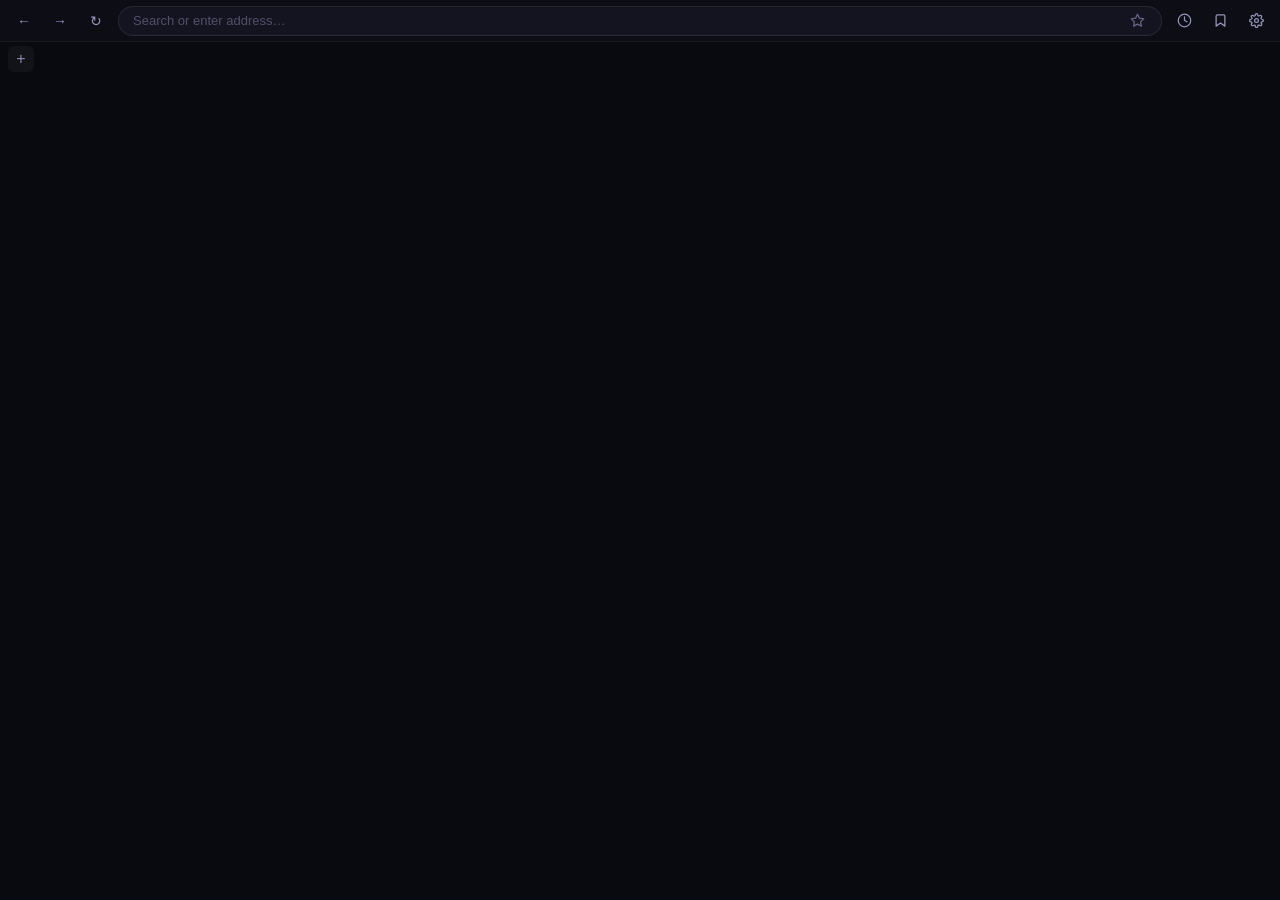
<file: src/index.html>
<!DOCTYPE html>
<html>
<head>
  <meta charset="UTF-8" />
  <link rel="stylesheet" href="styles.css" />
</head>
<body>
  <div id="toolbar">
    <!-- Row 1: Nav + URL bar -->
    <div id="navbar">
      <button class="nav-btn" id="back" title="Back">&#8592;</button>
      <button class="nav-btn" id="forward" title="Forward">&#8594;</button>
      <button class="nav-btn" id="reload-btn" title="Reload">&#8635;</button>
      <div id="urlbar-container">
        <input id="urlbar" type="text" placeholder="Search or enter address…" autocomplete="off" spellcheck="false" />
        <button id="star-btn" title="Bookmark page (Ctrl+D)">
          <svg width="15" height="15" viewBox="0 0 24 24" fill="none" stroke="currentColor" stroke-width="2" stroke-linecap="round" stroke-linejoin="round"><polygon points="12 2 15.09 8.26 22 9.27 17 14.14 18.18 21.02 12 17.77 5.82 21.02 7 14.14 2 9.27 8.91 8.26 12 2"></polygon></svg>
        </button>
      </div>
      <button class="nav-btn" id="history-btn" title="History (Ctrl+H)">
        <svg width="15" height="15" viewBox="0 0 24 24" fill="none" stroke="currentColor" stroke-width="2" stroke-linecap="round" stroke-linejoin="round"><circle cx="12" cy="12" r="10"></circle><polyline points="12 6 12 12 16 14"></polyline></svg>
      </button>
      <button class="nav-btn" id="bookmarks-btn" title="Bookmarks">
        <svg width="15" height="15" viewBox="0 0 24 24" fill="none" stroke="currentColor" stroke-width="2" stroke-linecap="round" stroke-linejoin="round"><path d="M19 21l-7-5-7 5V5a2 2 0 0 1 2-2h10a2 2 0 0 1 2 2z"></path></svg>
      </button>
      <button class="nav-btn" id="settings-btn" title="Settings">
        <svg width="15" height="15" viewBox="0 0 24 24" fill="none" stroke="currentColor" stroke-width="2" stroke-linecap="round" stroke-linejoin="round"><circle cx="12" cy="12" r="3"></circle><path d="M19.4 15a1.65 1.65 0 0 0 .33 1.82l.06.06a2 2 0 0 1 0 2.83 2 2 0 0 1-2.83 0l-.06-.06a1.65 1.65 0 0 0-1.82-.33 1.65 1.65 0 0 0-1 1.51V21a2 2 0 0 1-2 2 2 2 0 0 1-2-2v-.09A1.65 1.65 0 0 0 9 19.4a1.65 1.65 0 0 0-1.82.33l-.06.06a2 2 0 0 1-2.83 0 2 2 0 0 1 0-2.83l.06-.06a1.65 1.65 0 0 0 .33-1.82 1.65 1.65 0 0 0-1.51-1H3a2 2 0 0 1-2-2 2 2 0 0 1 2-2h.09A1.65 1.65 0 0 0 4.6 9a1.65 1.65 0 0 0-.33-1.82l-.06-.06a2 2 0 0 1 0-2.83 2 2 0 0 1 2.83 0l.06.06a1.65 1.65 0 0 0 1.82.33H9a1.65 1.65 0 0 0 1-1.51V3a2 2 0 0 1 2-2 2 2 0 0 1 2 2v.09a1.65 1.65 0 0 0 1 1.51 1.65 1.65 0 0 0 1.82-.33l.06-.06a2 2 0 0 1 2.83 0 2 2 0 0 1 0 2.83l-.06.06a1.65 1.65 0 0 0-.33 1.82V9a1.65 1.65 0 0 0 1.51 1H21a2 2 0 0 1 2 2 2 2 0 0 1-2 2h-.09a1.65 1.65 0 0 0-1.51 1z"></path></svg>
      </button>
    </div>
    <!-- Row 2: Tab strip -->
    <div id="tabbar">
      <button id="new-tab-btn" title="New Tab (Ctrl+T)">+</button>
    </div>
  </div>

  <script>
    const { invoke } = window.__TAURI__.core;
    const { listen } = window.__TAURI__.event;

    const tabbar       = document.getElementById('tabbar');
    const newTabBtn    = document.getElementById('new-tab-btn');
    const urlbar       = document.getElementById('urlbar');
    const backBtn      = document.getElementById('back');
    const fwdBtn       = document.getElementById('forward');
    const reloadBtn    = document.getElementById('reload-btn');
    const starBtn      = document.getElementById('star-btn');
    const historyBtn   = document.getElementById('history-btn');
    const bookmarksBtn = document.getElementById('bookmarks-btn');
    const settingsBtn  = document.getElementById('settings-btn');

    let currentTabs     = [];
    let currentActiveId = null;

    function formatTabTitle(tab) {
      if (tab.title && !tab.title.startsWith('Tab ')) return tab.title;
      if (tab.url && tab.url.includes('newtab.html')) return 'new tab';
      try {
        const u = new URL(tab.url);
        return u.hostname.replace(/^www\./, '');
      } catch (e) {
        return tab.url || 'new tab';
      }
    }

    function renderTabs() {
      tabbar.querySelectorAll('.tab').forEach(t => t.remove());
      currentTabs.forEach(tab => {
        const el = document.createElement('div');
        el.className = `tab${tab.id === currentActiveId ? ' active' : ''}`;

        const title = document.createElement('span');
        title.className = 'tab-title';
        title.textContent = formatTabTitle(tab);
        el.appendChild(title);

        const close = document.createElement('span');
        close.className = 'tab-close';
        close.textContent = '×';
        close.addEventListener('click', e => {
          e.stopPropagation();
          invoke('close_tab', { tabId: tab.id }).catch(console.error);
        });
        el.appendChild(close);

        el.addEventListener('click', () => {
          if (tab.id !== currentActiveId)
            invoke('switch_tab', { tabId: tab.id }).catch(console.error);
        });

        tabbar.insertBefore(el, newTabBtn);
      });
    }

    // Nav buttons
    backBtn.addEventListener('click',   () => invoke('go_back').catch(console.error));
    fwdBtn.addEventListener('click',    () => invoke('go_forward').catch(console.error));
    reloadBtn.addEventListener('click', () => invoke('reload').catch(console.error));

    starBtn.addEventListener('click', () => {
      invoke('toggle_bookmark_active_tab')
        .then(isBookmarked => {
          starBtn.classList.toggle('bookmarked', !!isBookmarked);
        })
        .catch(console.error);
    });

    historyBtn.addEventListener('click', () => invoke('create_tab', { url: 'history.html' }).catch(console.error));
    bookmarksBtn.addEventListener('click', () => invoke('create_tab', { url: 'bookmarks.html' }).catch(console.error));
    settingsBtn.addEventListener('click', () => invoke('create_tab', { url: 'settings.html' }).catch(console.error));

    function checkBookmarkState(url) {
      if (!url || url.includes('newtab.html') || url.includes('history.html') || url.includes('bookmarks.html') || url.includes('settings.html')) {
        starBtn.classList.remove('bookmarked');
        return;
      }
      invoke('is_bookmarked', { url })
        .then(isBookmarked => {
          starBtn.classList.toggle('bookmarked', !!isBookmarked);
        })
        .catch(() => starBtn.classList.remove('bookmarked'));
    }

    // URL bar navigation
    urlbar.addEventListener('keydown', e => {
      if (e.key === 'Enter') {
        const input = urlbar.value.trim();
        if (input) invoke('navigate', { url: input }).catch(console.error);
      }
      if (e.key === 'Escape') urlbar.blur();
    });

    // New tab
    newTabBtn.addEventListener('click', () =>
      invoke('create_tab', { url: null }).catch(console.error));

    // Events from backend
    listen('tabs-changed', event => {
      currentTabs     = event.payload.tabs     || [];
      currentActiveId = event.payload.active_id || null;
      renderTabs();
    });

    listen('url-changed', event => {
      const url = event.payload || '';
      urlbar.value = (url.includes('newtab.html') || url.includes('history.html') || url.includes('bookmarks.html') || url.includes('settings.html')) ? '' : url;
      checkBookmarkState(url);
    });

    listen('toolbar-shown', () => {
      urlbar.focus();
      urlbar.select();
    });

    // Keyboard shortcuts
    window.addEventListener('keydown', e => {
      const ctrl = e.ctrlKey || e.metaKey;
      const shift = e.shiftKey;
      const alt = e.altKey;
      const k = e.key ? e.key.toLowerCase() : '';

      if (ctrl && !shift && k === 't') {
        e.preventDefault(); invoke('create_tab', { url: null }).catch(console.error);
      } else if (ctrl && shift && k === 't') {
        e.preventDefault(); invoke('reopen_closed_tab').catch(console.error);
      } else if (ctrl && !shift && k === 'd') {
        e.preventDefault(); invoke('toggle_bookmark_active_tab').catch(console.error);
      } else if (ctrl && !shift && k === 'h') {
        e.preventDefault(); invoke('create_tab', { url: 'history.html' }).catch(console.error);
      } else if ((ctrl && !shift && k === 'w') || (ctrl && e.key === 'F4')) {
        e.preventDefault(); invoke('close_active_tab').catch(console.error);
      } else if ((ctrl && shift && k === 'tab') || (ctrl && e.key === 'PageUp')) {
        e.preventDefault(); invoke('prev_tab').catch(console.error);
      } else if ((ctrl && !shift && k === 'tab') || (ctrl && e.key === 'PageDown')) {
        e.preventDefault(); invoke('next_tab').catch(console.error);
      } else if (ctrl && !shift && k >= '1' && k <= '8') {
        e.preventDefault(); invoke('switch_tab_by_index', { index: parseInt(k) - 1 }).catch(console.error);
      } else if (ctrl && !shift && k === '9') {
        e.preventDefault(); invoke('switch_tab_by_index', { index: 999 }).catch(console.error);
      } else if ((ctrl && !shift && (k === 'l' || k === 'b')) || (alt && k === 'd') || e.key === 'F6') {
        e.preventDefault(); urlbar.focus(); urlbar.select();
      } else if ((ctrl && k === 'r') || e.key === 'F5') {
        e.preventDefault(); invoke('reload').catch(console.error);
      } else if (alt && (k === 'arrowleft' || k === 'left')) {
        e.preventDefault(); invoke('go_back').catch(console.error);
      } else if (alt && (k === 'arrowright' || k === 'right')) {
        e.preventDefault(); invoke('go_forward').catch(console.error);
      } else if (e.key === 'F12' || (ctrl && shift && k === 'i')) {
        e.preventDefault(); invoke('toggle_devtools').catch(console.error);
      }
    });
  </script>
</body>
</html>
</file>
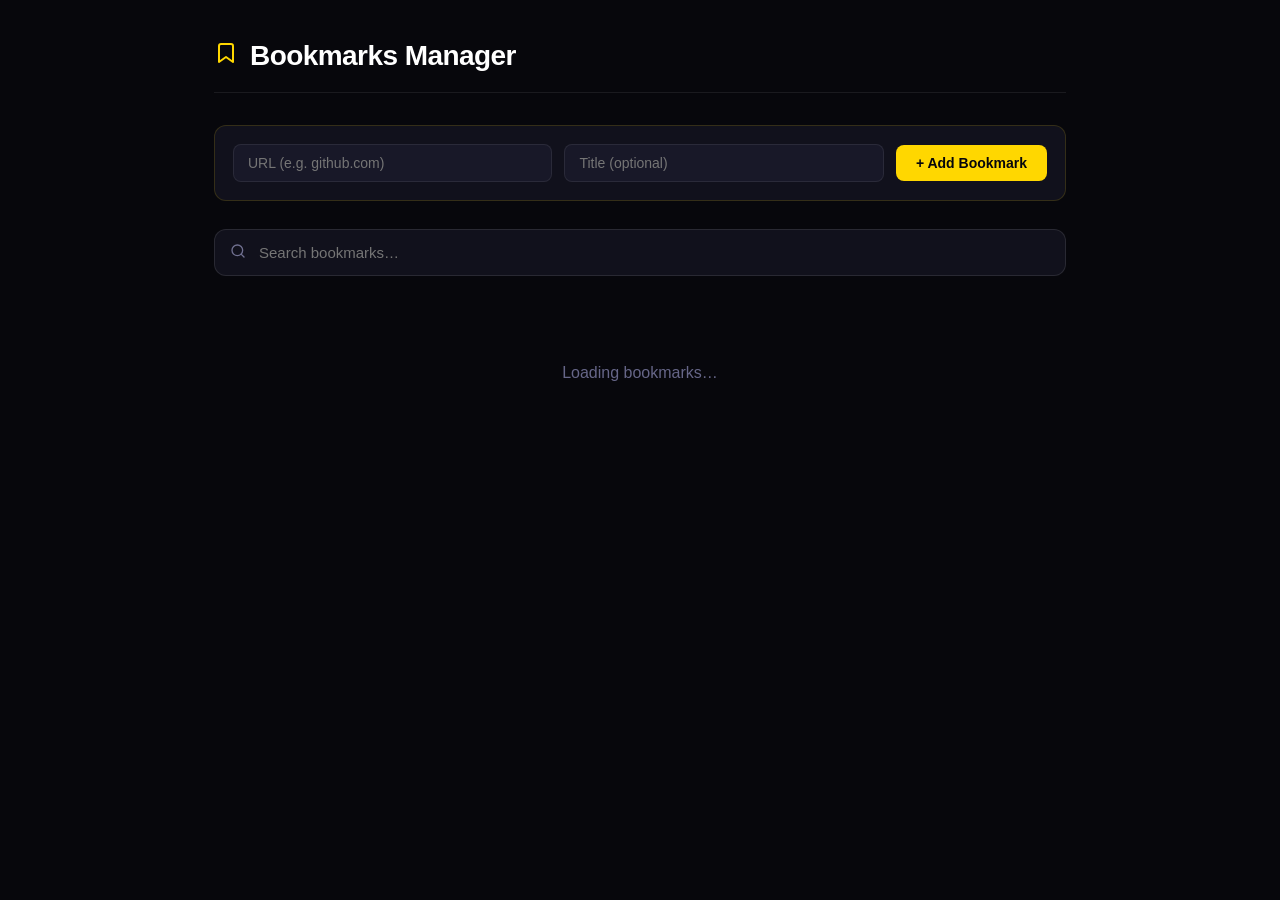
<file: src/bookmarks.html>
<!DOCTYPE html>
<html lang="en">
<head>
  <meta charset="UTF-8" />
  <title>Bookmarks Manager</title>
  <style>
    * {
      box-sizing: border-box;
    }
    body {
      margin: 0;
      padding: 0;
      height: 100vh;
      width: 100vw;
      background-color: #07070c;
      color: #e2e2f0;
      font-family: -apple-system, BlinkMacSystemFont, 'Segoe UI', Roboto, Oxygen, Ubuntu, Cantarell, sans-serif;
      display: flex;
      flex-direction: column;
      overflow-x: hidden;
      overflow-y: auto;
    }

    .container {
      max-width: 900px;
      margin: 0 auto;
      padding: 40px 24px;
      width: 100%;
    }

    .header {
      display: flex;
      align-items: center;
      justify-content: space-between;
      margin-bottom: 32px;
      border-bottom: 1px solid rgba(255, 255, 255, 0.08);
      padding-bottom: 20px;
    }

    .title-group {
      display: flex;
      align-items: center;
      gap: 12px;
    }

    .title-icon {
      font-size: 28px;
      color: #ffd700;
    }

    h1 {
      margin: 0;
      font-size: 28px;
      font-weight: 600;
      letter-spacing: -0.02em;
      color: #ffffff;
    }

    .add-box {
      background: #11111c;
      border: 1px solid rgba(255, 215, 0, 0.15);
      border-radius: 12px;
      padding: 18px;
      margin-bottom: 28px;
      display: flex;
      gap: 12px;
      align-items: center;
      flex-wrap: wrap;
    }

    .add-input {
      flex: 1;
      min-width: 200px;
      background: #181828;
      border: 1px solid rgba(255, 255, 255, 0.08);
      border-radius: 8px;
      padding: 10px 14px;
      color: #ffffff;
      font-size: 14px;
      outline: none;
    }

    .add-input:focus {
      border-color: #ffd700;
    }

    .add-btn {
      background: #ffd700;
      color: #07070c;
      border: none;
      border-radius: 8px;
      padding: 10px 20px;
      font-weight: 600;
      font-size: 14px;
      cursor: pointer;
      transition: all 0.2s ease;
    }

    .add-btn:hover {
      background: #ffe240;
      transform: translateY(-1px);
    }

    .search-box {
      margin-bottom: 28px;
      position: relative;
    }

    .search-input {
      width: 100%;
      background: #11111c;
      border: 1px solid rgba(255, 255, 255, 0.1);
      border-radius: 12px;
      padding: 14px 18px 14px 44px;
      color: #f0f0ff;
      font-size: 15px;
      outline: none;
      transition: all 0.2s ease;
    }

    .search-input:focus {
      border-color: #ffd700;
      box-shadow: 0 0 0 3px rgba(255, 215, 0, 0.12);
      background: #161625;
    }

    .search-icon {
      position: absolute;
      left: 16px;
      top: 50%;
      transform: translateY(-50%);
      color: #707090;
      font-size: 16px;
    }

    .bookmarks-grid {
      display: grid;
      grid-template-columns: repeat(auto-fill, minmax(260px, 1fr));
      gap: 16px;
    }

    .bookmark-card {
      background: #11111c;
      border: 1px solid rgba(255, 255, 255, 0.05);
      border-radius: 12px;
      padding: 18px;
      display: flex;
      flex-direction: column;
      justify-content: space-between;
      position: relative;
      transition: all 0.2s ease;
    }

    .bookmark-card:hover {
      border-color: rgba(255, 215, 0, 0.4);
      background: #161626;
      transform: translateY(-2px);
      box-shadow: 0 8px 24px rgba(0, 0, 0, 0.3);
    }

    .card-top {
      display: flex;
      align-items: flex-start;
      gap: 12px;
      margin-bottom: 12px;
    }

    .card-badge {
      width: 36px;
      height: 36px;
      border-radius: 8px;
      background: rgba(255, 215, 0, 0.1);
      color: #ffd700;
      display: flex;
      align-items: center;
      justify-content: center;
      font-weight: 700;
      font-size: 16px;
      flex-shrink: 0;
    }

    .card-details {
      flex: 1;
      min-width: 0;
    }

    .card-title {
      font-weight: 600;
      font-size: 15px;
      color: #ffffff;
      margin-bottom: 4px;
      white-space: nowrap;
      overflow: hidden;
      text-overflow: ellipsis;
      text-decoration: none;
      display: block;
    }

    .card-title:hover {
      color: #ffd700;
    }

    .card-url {
      font-size: 12px;
      color: #7878a0;
      white-space: nowrap;
      overflow: hidden;
      text-overflow: ellipsis;
      text-decoration: none;
      display: block;
    }

    .card-url:hover {
      text-decoration: underline;
    }

    .card-footer {
      display: flex;
      align-items: center;
      justify-content: space-between;
      border-top: 1px solid rgba(255, 255, 255, 0.04);
      padding-top: 12px;
      margin-top: 8px;
    }

    .card-date {
      font-size: 11px;
      color: #555577;
    }

    .delete-bm-btn {
      background: transparent;
      border: none;
      color: #555577;
      font-size: 16px;
      cursor: pointer;
      width: 26px;
      height: 26px;
      border-radius: 6px;
      display: flex;
      align-items: center;
      justify-content: center;
      transition: all 0.15s ease;
    }

    .delete-bm-btn:hover {
      background: rgba(255, 85, 85, 0.15);
      color: #ff5555;
    }

    .empty-state {
      grid-column: 1 / -1;
      text-align: center;
      padding: 60px 0;
      color: #666688;
    }

    .empty-icon {
      font-size: 48px;
      margin-bottom: 12px;
      opacity: 0.5;
    }
  </style>
</head>
<body>
  <div class="container">
    <div class="header">
      <div class="title-group">
        <span class="title-icon">
          <svg width="24" height="24" viewBox="0 0 24 24" fill="none" stroke="#ffd700" stroke-width="2" stroke-linecap="round" stroke-linejoin="round"><path d="M19 21l-7-5-7 5V5a2 2 0 0 1 2-2h10a2 2 0 0 1 2 2z"></path></svg>
        </span>
        <h1>Bookmarks Manager</h1>
      </div>
    </div>

    <form class="add-box" id="add-form">
      <input type="text" class="add-input" id="new-url" placeholder="URL (e.g. github.com)" required />
      <input type="text" class="add-input" id="new-title" placeholder="Title (optional)" />
      <button type="submit" class="add-btn">+ Add Bookmark</button>
    </form>

    <div class="search-box">
      <span class="search-icon">
        <svg width="16" height="16" viewBox="0 0 24 24" fill="none" stroke="currentColor" stroke-width="2" stroke-linecap="round" stroke-linejoin="round"><circle cx="11" cy="11" r="8"></circle><line x1="21" y1="21" x2="16.65" y2="16.65"></line></svg>
      </span>
      <input type="text" class="search-input" id="search-input" placeholder="Search bookmarks…" autocomplete="off" />
    </div>

    <div class="bookmarks-grid" id="bookmarks-grid">
      <div class="empty-state">Loading bookmarks…</div>
    </div>
  </div>

  <script>
    const { invoke } = window.__TAURI__.core;
    const grid = document.getElementById('bookmarks-grid');
    const searchInput = document.getElementById('search-input');
    const addForm = document.getElementById('add-form');
    const newUrl = document.getElementById('new-url');
    const newTitle = document.getElementById('new-title');

    let allBookmarks = [];

    function getDomainInitial(url) {
      try {
        const u = new URL(url.startsWith('http') ? url : 'https://' + url);
        return u.hostname.replace('www.', '')[0].toUpperCase();
      } catch (e) {
        return 'B';
      }
    }

    function formatDate(timestamp) {
      if (!timestamp) return '';
      const date = new Date(timestamp * 1000);
      return date.toLocaleDateString();
    }

    function renderBookmarks(items) {
      grid.innerHTML = '';
      if (!items || items.length === 0) {
        grid.innerHTML = `
          <div class="empty-state">
            <div class="empty-icon">
              <svg width="40" height="40" viewBox="0 0 24 24" fill="none" stroke="currentColor" stroke-width="1.5" stroke-linecap="round" stroke-linejoin="round"><polygon points="12 2 15.09 8.26 22 9.27 17 14.14 18.18 21.02 12 17.77 5.82 21.02 7 14.14 2 9.27 8.91 8.26 12 2"></polygon></svg>
            </div>
            <div>No bookmarks saved yet</div>
          </div>
        `;
        return;
      }

      items.forEach(item => {
        const card = document.createElement('div');
        card.className = 'bookmark-card';

        const top = document.createElement('div');
        top.className = 'card-top';

        const badge = document.createElement('div');
        badge.className = 'card-badge';
        badge.textContent = getDomainInitial(item.url);

        const details = document.createElement('div');
        details.className = 'card-details';

        const title = document.createElement('a');
        title.className = 'card-title';
        title.textContent = item.title || item.url;
        title.href = item.url;
        title.addEventListener('click', (e) => {
          e.preventDefault();
          invoke('navigate', { url: item.url });
        });

        const url = document.createElement('a');
        url.className = 'card-url';
        url.textContent = item.url;
        url.href = item.url;
        url.addEventListener('click', (e) => {
          e.preventDefault();
          invoke('navigate', { url: item.url });
        });

        details.appendChild(title);
        details.appendChild(url);

        top.appendChild(badge);
        top.appendChild(details);

        const footer = document.createElement('div');
        footer.className = 'card-footer';

        const date = document.createElement('span');
        date.className = 'card-date';
        date.textContent = formatDate(item.created_at);

        const delBtn = document.createElement('button');
        delBtn.className = 'delete-bm-btn';
        delBtn.textContent = '×';
        delBtn.title = 'Delete bookmark';
        delBtn.addEventListener('click', () => {
          invoke('remove_bookmark', { id: item.id })
            .then(() => loadBookmarks())
            .catch(console.error);
        });

        footer.appendChild(date);
        footer.appendChild(delBtn);

        card.appendChild(top);
        card.appendChild(footer);

        grid.appendChild(card);
      });
    }

    function loadBookmarks() {
      invoke('get_bookmarks')
        .then(entries => {
          allBookmarks = entries || [];
          filterBookmarks();
        })
        .catch(err => {
          console.error(err);
          grid.innerHTML = '<div class="empty-state">Failed to load bookmarks</div>';
        });
    }

    function filterBookmarks() {
      const q = searchInput.value.trim().toLowerCase();
      if (!q) {
        renderBookmarks(allBookmarks);
        return;
      }
      const filtered = allBookmarks.filter(item =>
        (item.title && item.title.toLowerCase().includes(q)) ||
        (item.url && item.url.toLowerCase().includes(q))
      );
      renderBookmarks(filtered);
    }

    addForm.addEventListener('submit', (e) => {
      e.preventDefault();
      const u = newUrl.value.trim();
      const t = newTitle.value.trim();
      if (u) {
        invoke('add_bookmark', { url: u, title: t, folder: null })
          .then(() => {
            newUrl.value = '';
            newTitle.value = '';
            loadBookmarks();
          })
          .catch(console.error);
      }
    });

    searchInput.addEventListener('input', filterBookmarks);

    window.addEventListener('DOMContentLoaded', loadBookmarks);
  </script>
</body>
</html>
</file>
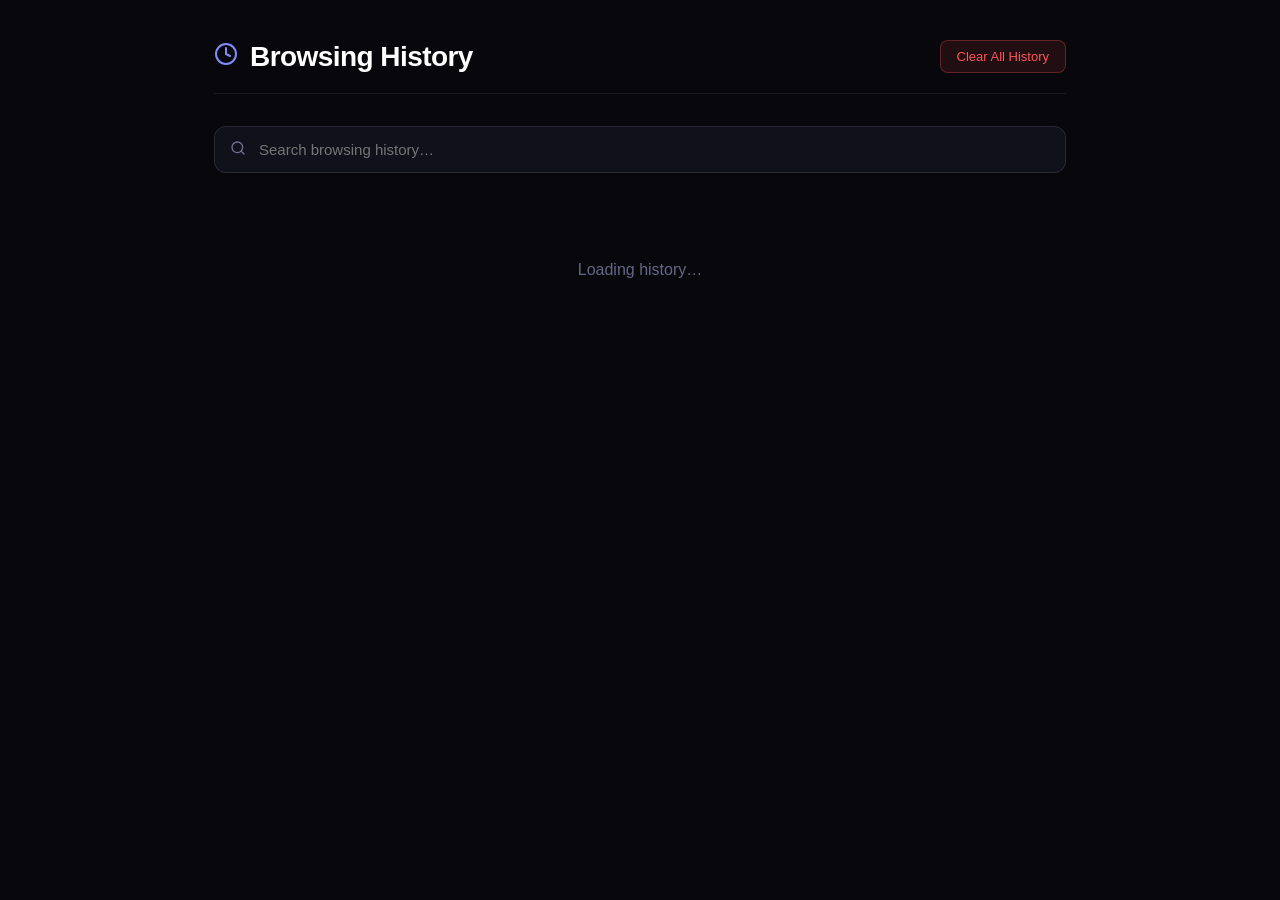
<file: src/history.html>
<!DOCTYPE html>
<html lang="en">
<head>
  <meta charset="UTF-8" />
  <title>Browsing History</title>
  <style>
    * {
      box-sizing: border-box;
    }
    body {
      margin: 0;
      padding: 0;
      height: 100vh;
      width: 100vw;
      background-color: #07070c;
      color: #e2e2f0;
      font-family: -apple-system, BlinkMacSystemFont, 'Segoe UI', Roboto, Oxygen, Ubuntu, Cantarell, sans-serif;
      display: flex;
      flex-direction: column;
      overflow-x: hidden;
      overflow-y: auto;
    }

    .container {
      max-width: 900px;
      margin: 0 auto;
      padding: 40px 24px;
      width: 100%;
    }

    .header {
      display: flex;
      align-items: center;
      justify-content: space-between;
      margin-bottom: 32px;
      border-bottom: 1px solid rgba(255, 255, 255, 0.08);
      padding-bottom: 20px;
    }

    .title-group {
      display: flex;
      align-items: center;
      gap: 12px;
    }

    .title-icon {
      font-size: 28px;
    }

    h1 {
      margin: 0;
      font-size: 28px;
      font-weight: 600;
      letter-spacing: -0.02em;
      color: #ffffff;
    }

    .clear-btn {
      background: rgba(255, 85, 85, 0.1);
      border: 1px solid rgba(255, 85, 85, 0.3);
      color: #ff5555;
      padding: 8px 16px;
      border-radius: 8px;
      font-weight: 500;
      font-size: 13px;
      cursor: pointer;
      transition: all 0.2s ease;
    }

    .clear-btn:hover {
      background: rgba(255, 85, 85, 0.25);
      border-color: #ff5555;
      transform: translateY(-1px);
    }

    .search-box {
      margin-bottom: 28px;
      position: relative;
    }

    .search-input {
      width: 100%;
      background: #11111c;
      border: 1px solid rgba(255, 255, 255, 0.1);
      border-radius: 12px;
      padding: 14px 18px 14px 44px;
      color: #f0f0ff;
      font-size: 15px;
      outline: none;
      transition: all 0.2s ease;
    }

    .search-input:focus {
      border-color: #6366f1;
      box-shadow: 0 0 0 3px rgba(99, 102, 241, 0.15);
      background: #161625;
    }

    .search-icon {
      position: absolute;
      left: 16px;
      top: 50%;
      transform: translateY(-50%);
      color: #707090;
      font-size: 16px;
    }

    .history-list {
      display: flex;
      flex-direction: column;
      gap: 12px;
    }

    .history-card {
      display: flex;
      align-items: center;
      justify-content: space-between;
      background: #11111c;
      border: 1px solid rgba(255, 255, 255, 0.05);
      border-radius: 10px;
      padding: 14px 18px;
      transition: all 0.2s ease;
    }

    .history-card:hover {
      border-color: rgba(99, 102, 241, 0.35);
      background: #161626;
      transform: translateX(4px);
    }

    .card-main {
      display: flex;
      flex-direction: column;
      gap: 4px;
      min-width: 0;
      flex: 1;
      padding-right: 16px;
    }

    .card-title {
      font-weight: 500;
      font-size: 15px;
      color: #ffffff;
      text-decoration: none;
      white-space: nowrap;
      overflow: hidden;
      text-overflow: ellipsis;
    }

    .card-title:hover {
      color: #818cf8;
    }

    .card-url {
      font-size: 13px;
      color: #7878a0;
      white-space: nowrap;
      overflow: hidden;
      text-overflow: ellipsis;
      text-decoration: none;
    }

    .card-url:hover {
      text-decoration: underline;
    }

    .card-meta {
      display: flex;
      align-items: center;
      gap: 16px;
      flex-shrink: 0;
    }

    .card-time {
      font-size: 12px;
      color: #555577;
    }

    .delete-item-btn {
      background: transparent;
      border: none;
      color: #555577;
      font-size: 16px;
      cursor: pointer;
      width: 28px;
      height: 28px;
      border-radius: 6px;
      display: flex;
      align-items: center;
      justify-content: center;
      transition: all 0.15s ease;
    }

    .delete-item-btn:hover {
      background: rgba(255, 85, 85, 0.15);
      color: #ff5555;
    }

    .empty-state {
      text-align: center;
      padding: 60px 0;
      color: #666688;
    }

    .empty-icon {
      font-size: 48px;
      margin-bottom: 12px;
      opacity: 0.5;
    }
  </style>
</head>
<body>
  <div class="container">
    <div class="header">
      <div class="title-group">
        <span class="title-icon">
          <svg width="24" height="24" viewBox="0 0 24 24" fill="none" stroke="#818cf8" stroke-width="2" stroke-linecap="round" stroke-linejoin="round"><circle cx="12" cy="12" r="10"></circle><polyline points="12 6 12 12 16 14"></polyline></svg>
        </span>
        <h1>Browsing History</h1>
      </div>
      <button class="clear-btn" id="clear-all-btn">Clear All History</button>
    </div>

    <div class="search-box">
      <span class="search-icon">
        <svg width="16" height="16" viewBox="0 0 24 24" fill="none" stroke="currentColor" stroke-width="2" stroke-linecap="round" stroke-linejoin="round"><circle cx="11" cy="11" r="8"></circle><line x1="21" y1="21" x2="16.65" y2="16.65"></line></svg>
      </span>
      <input type="text" class="search-input" id="search-input" placeholder="Search browsing history…" autocomplete="off" />
    </div>

    <div class="history-list" id="history-list">
      <div class="empty-state">Loading history…</div>
    </div>
  </div>

  <script>
    const { invoke } = window.__TAURI__.core;
    const historyList = document.getElementById('history-list');
    const searchInput = document.getElementById('search-input');
    const clearAllBtn = document.getElementById('clear-all-btn');

    let allHistory = [];

    function formatTime(timestamp) {
      if (!timestamp) return '';
      const date = new Date(timestamp * 1000);
      return date.toLocaleTimeString([], { hour: '2-digit', minute: '2-digit' }) + ' · ' + date.toLocaleDateString();
    }

    function renderHistory(items) {
      historyList.innerHTML = '';
      if (!items || items.length === 0) {
        historyList.innerHTML = `
          <div class="empty-state">
            <div class="empty-icon">
              <svg width="40" height="40" viewBox="0 0 24 24" fill="none" stroke="currentColor" stroke-width="1.5" stroke-linecap="round" stroke-linejoin="round"><circle cx="12" cy="12" r="10"></circle><polyline points="12 6 12 12 16 14"></polyline></svg>
            </div>
            <div>No history found</div>
          </div>
        `;
        return;
      }

      items.forEach(item => {
        const card = document.createElement('div');
        card.className = 'history-card';

        const cardMain = document.createElement('div');
        cardMain.className = 'card-main';

        const title = document.createElement('a');
        title.className = 'card-title';
        title.textContent = item.title || item.url;
        title.href = item.url;
        title.addEventListener('click', (e) => {
          e.preventDefault();
          invoke('navigate', { url: item.url });
        });

        const url = document.createElement('a');
        url.className = 'card-url';
        url.textContent = item.url;
        url.href = item.url;
        url.addEventListener('click', (e) => {
          e.preventDefault();
          invoke('navigate', { url: item.url });
        });

        cardMain.appendChild(title);
        cardMain.appendChild(url);

        const meta = document.createElement('div');
        meta.className = 'card-meta';

        const time = document.createElement('span');
        time.className = 'card-time';
        time.textContent = formatTime(item.timestamp);

        const delBtn = document.createElement('button');
        delBtn.className = 'delete-item-btn';
        delBtn.textContent = '×';
        delBtn.title = 'Remove from history';
        delBtn.addEventListener('click', () => {
          invoke('remove_history_entry', { id: item.id })
            .then(() => loadHistory())
            .catch(console.error);
        });

        meta.appendChild(time);
        meta.appendChild(delBtn);

        card.appendChild(cardMain);
        card.appendChild(meta);

        historyList.appendChild(card);
      });
    }

    function loadHistory() {
      invoke('get_history')
        .then(entries => {
          allHistory = entries || [];
          filterHistory();
        })
        .catch(err => {
          console.error(err);
          historyList.innerHTML = '<div class="empty-state">Failed to load history</div>';
        });
    }

    function filterHistory() {
      const q = searchInput.value.trim().toLowerCase();
      if (!q) {
        renderHistory(allHistory);
        return;
      }
      const filtered = allHistory.filter(item =>
        (item.title && item.title.toLowerCase().includes(q)) ||
        (item.url && item.url.toLowerCase().includes(q))
      );
      renderHistory(filtered);
    }

    searchInput.addEventListener('input', filterHistory);

    clearAllBtn.addEventListener('click', () => {
      if (confirm('Are you sure you want to clear all browsing history?')) {
        invoke('clear_history')
          .then(() => loadHistory())
          .catch(console.error);
      }
    });

    window.addEventListener('DOMContentLoaded', loadHistory);
  </script>
</body>
</html>
</file>
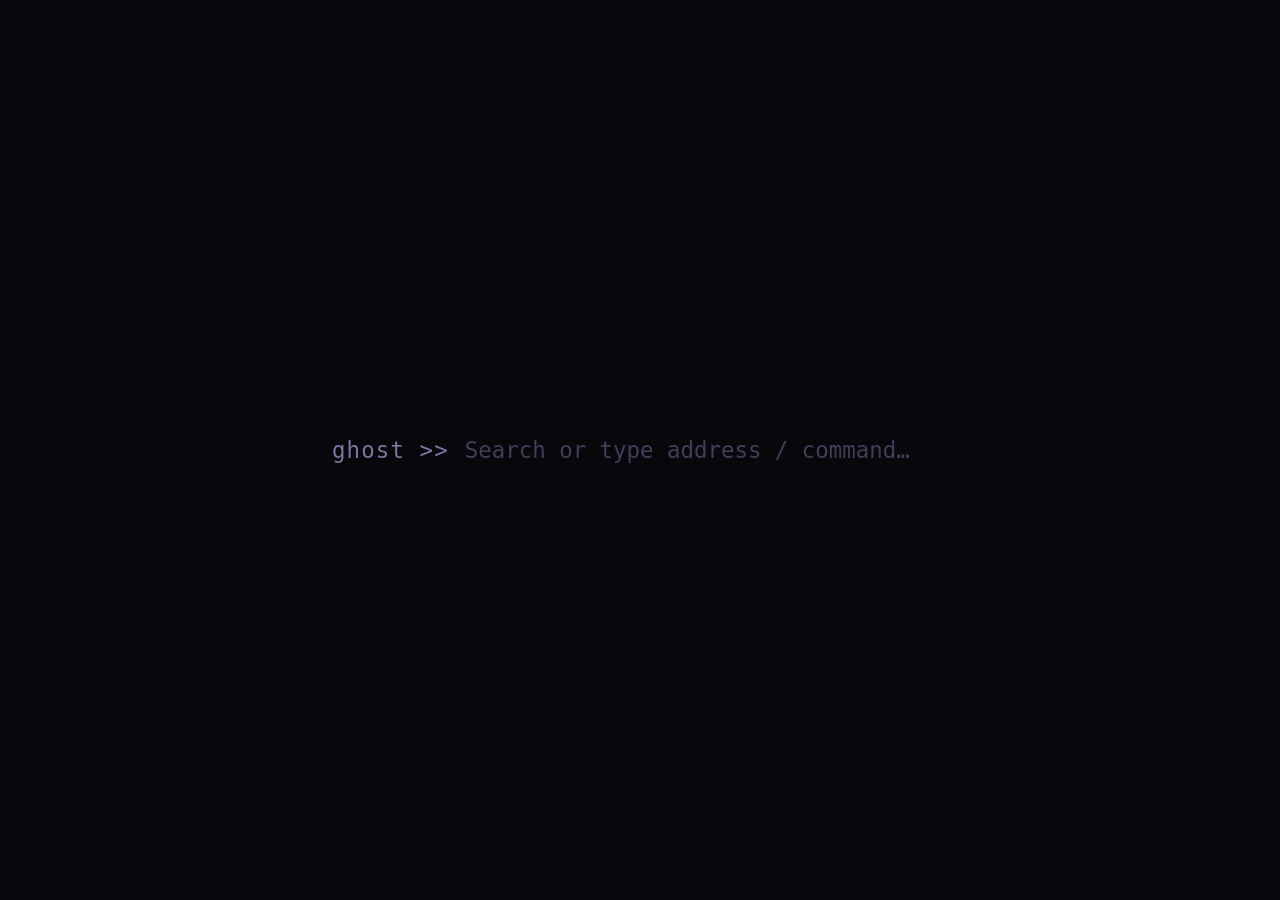
<file: src/newtab.html>
<!DOCTYPE html>
<html lang="en">
<head>
  <meta charset="UTF-8" />
  <title>Ghost</title>
  <style>
    * {
      box-sizing: border-box;
    }
    body {
      margin: 0;
      padding: 0;
      height: 100vh;
      width: 100vw;
      background-color: #07070c;
      color: #e2e2f0;
      font-family: ui-monospace, 'SF Mono', Menlo, Monaco, 'Cascadia Code', 'Fira Code', Consolas, monospace;
      display: flex;
      flex-direction: column;
      align-items: center;
      justify-content: center;
      user-select: none;
      overflow: hidden;
    }

    .wrapper {
      display: flex;
      flex-direction: column;
      align-items: center;
      width: 90%;
      max-width: 640px;
    }

    .terminal-prompt {
      display: flex;
      align-items: center;
      gap: 14px;
      width: 100%;
      background: transparent;
      border: none;
      padding: 8px 12px;
      box-shadow: none;
      cursor: text;
      transition: all 0.2s ease;
    }

    .prompt-label {
      color: #7878a0;
      font-weight: 500;
      font-size: 1.4rem;
      flex-shrink: 0;
      letter-spacing: 0.05em;
    }

    #cli-input {
      flex: 1;
      background: transparent;
      border: none;
      color: #e2e2f0;
      font-family: inherit;
      font-size: 1.4rem;
      font-weight: 500;
      outline: none;
      caret-color: #818cf8;
      min-width: 0;
      user-select: text;
      -webkit-user-select: text;
    }

    #cli-input::placeholder {
      color: #3f3f5a;
    }
  </style>
</head>
<body>
  <div class="wrapper">
    <div class="terminal-prompt" id="prompt-box">
      <span class="prompt-label">ghost >></span>
      <input id="cli-input" type="text" autofocus autocomplete="off" spellcheck="false" placeholder="Search or type address / command…" />
    </div>
  </div>

  <script>
    const { invoke } = window.__TAURI__.core;
    const cliInput = document.getElementById('cli-input');
    const promptBox = document.getElementById('prompt-box');

    function focusInput() {
      cliInput.focus();
    }

    window.addEventListener('DOMContentLoaded', focusInput);
    window.addEventListener('load', focusInput);
    setTimeout(focusInput, 50);

    promptBox.addEventListener('click', focusInput);

    cliInput.addEventListener('keydown', (e) => {
      if (e.key === 'Enter') {
        const query = cliInput.value.trim();
        if (query) {
          const lower = query.toLowerCase();
          if (lower === 'history' || lower === 'h') {
            invoke('navigate', { url: 'history.html' }).catch(console.error);
          } else if (lower === 'bookmarks' || lower === 'b') {
            invoke('navigate', { url: 'bookmarks.html' }).catch(console.error);
          } else if (lower === 'settings' || lower === 's') {
            invoke('navigate', { url: 'settings.html' }).catch(console.error);
          } else {
            invoke('navigate', { url: query }).catch(console.error);
          }
        }
      }
    });
  </script>
</body>
</html>
</file>
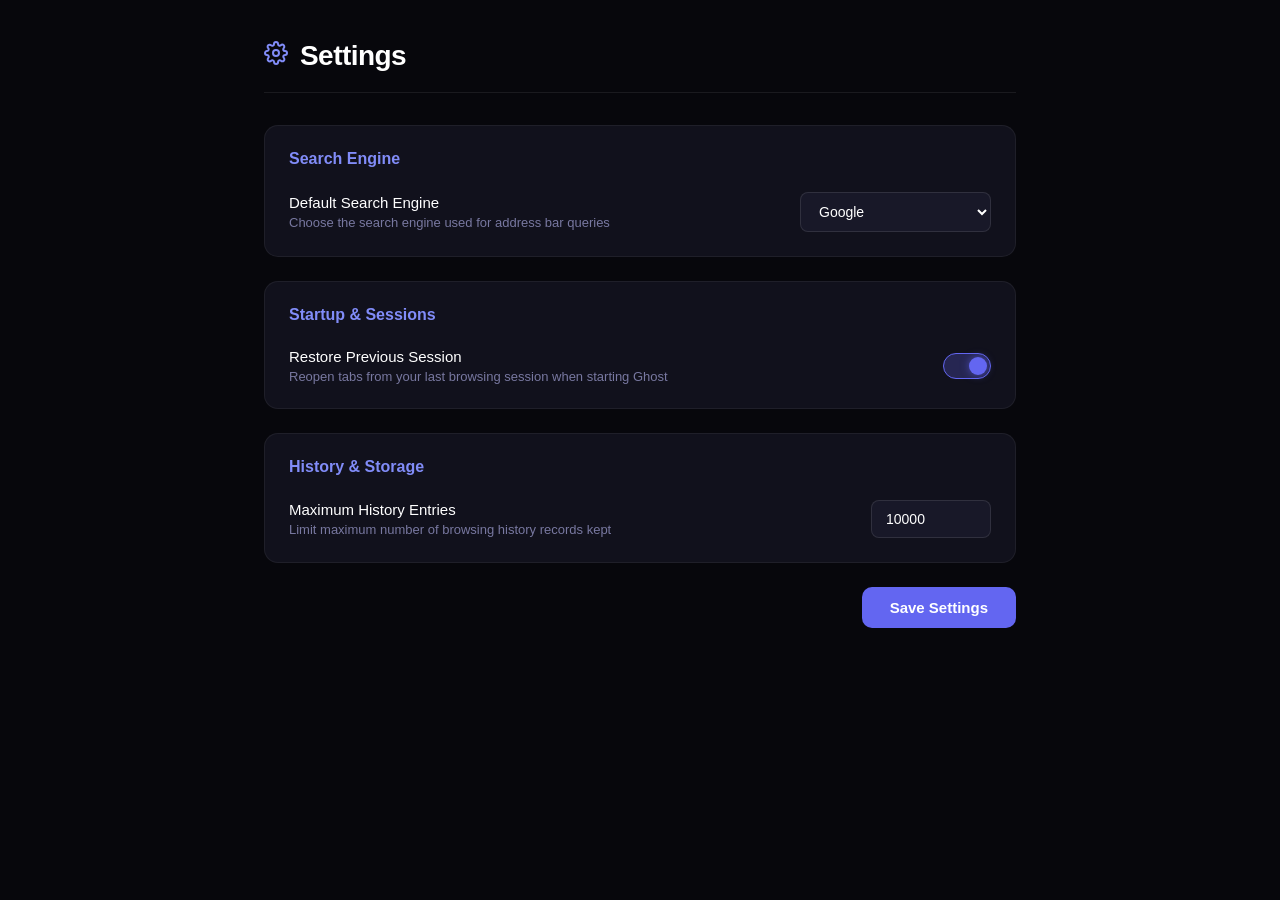
<file: src/settings.html>
<!DOCTYPE html>
<html lang="en">
<head>
  <meta charset="UTF-8" />
  <title>Settings</title>
  <style>
    * {
      box-sizing: border-box;
    }
    body {
      margin: 0;
      padding: 0;
      height: 100vh;
      width: 100vw;
      background-color: #07070c;
      color: #e2e2f0;
      font-family: -apple-system, BlinkMacSystemFont, 'Segoe UI', Roboto, Oxygen, Ubuntu, Cantarell, sans-serif;
      display: flex;
      flex-direction: column;
      overflow-x: hidden;
      overflow-y: auto;
    }

    .container {
      max-width: 800px;
      margin: 0 auto;
      padding: 40px 24px;
      width: 100%;
    }

    .header {
      display: flex;
      align-items: center;
      gap: 12px;
      margin-bottom: 32px;
      border-bottom: 1px solid rgba(255, 255, 255, 0.08);
      padding-bottom: 20px;
    }

    .title-icon {
      font-size: 28px;
    }

    h1 {
      margin: 0;
      font-size: 28px;
      font-weight: 600;
      letter-spacing: -0.02em;
      color: #ffffff;
    }

    .settings-group {
      background: #11111c;
      border: 1px solid rgba(255, 255, 255, 0.06);
      border-radius: 14px;
      padding: 24px;
      margin-bottom: 24px;
      display: flex;
      flex-direction: column;
      gap: 20px;
    }

    .group-title {
      font-size: 16px;
      font-weight: 600;
      color: #818cf8;
      margin: 0 0 4px 0;
      display: flex;
      align-items: center;
      gap: 8px;
    }

    .setting-item {
      display: flex;
      align-items: center;
      justify-content: space-between;
      gap: 24px;
    }

    .setting-info {
      flex: 1;
    }

    .setting-label {
      font-weight: 500;
      font-size: 15px;
      color: #ffffff;
      margin-bottom: 4px;
    }

    .setting-desc {
      font-size: 13px;
      color: #7878a0;
    }

    select, input[type="text"], input[type="number"] {
      background: #181828;
      border: 1px solid rgba(255, 255, 255, 0.1);
      border-radius: 8px;
      padding: 10px 14px;
      color: #ffffff;
      font-size: 14px;
      outline: none;
      transition: border-color 0.2s;
    }

    select:focus, input[type="text"]:focus, input[type="number"]:focus {
      border-color: #6366f1;
    }

    /* Switch toggle */
    .switch {
      position: relative;
      display: inline-block;
      width: 48px;
      height: 26px;
      flex-shrink: 0;
    }

    .switch input {
      opacity: 0;
      width: 0;
      height: 0;
    }

    .slider {
      position: absolute;
      cursor: pointer;
      top: 0; left: 0; right: 0; bottom: 0;
      background-color: #242436;
      transition: .25s;
      border-radius: 34px;
      border: 1px solid rgba(255, 255, 255, 0.1);
    }

    .slider:before {
      position: absolute;
      content: "";
      height: 18px;
      width: 18px;
      left: 3px;
      bottom: 3px;
      background-color: #9595b8;
      transition: .25s;
      border-radius: 50%;
    }

    input:checked + .slider {
      background-color: rgba(99, 102, 241, 0.25);
      border-color: #6366f1;
    }

    input:checked + .slider:before {
      transform: translateX(22px);
      background-color: #6366f1;
      box-shadow: 0 0 8px rgba(99, 102, 241, 0.6);
    }

    .actions {
      display: flex;
      justify-content: flex-end;
      gap: 12px;
      margin-top: 12px;
    }

    .save-btn {
      background: #6366f1;
      color: #ffffff;
      border: none;
      border-radius: 10px;
      padding: 12px 28px;
      font-weight: 600;
      font-size: 15px;
      cursor: pointer;
      transition: all 0.2s ease;
    }

    .save-btn:hover {
      background: #4f46e5;
      transform: translateY(-1px);
      box-shadow: 0 0 16px rgba(99, 102, 241, 0.4);
    }

    .toast {
      position: fixed;
      bottom: 30px;
      right: 30px;
      background: #181828;
      border: 1px solid #6366f1;
      color: #818cf8;
      padding: 12px 20px;
      border-radius: 10px;
      font-weight: 500;
      font-size: 14px;
      display: none;
      box-shadow: 0 8px 24px rgba(0,0,0,0.4);
      z-index: 99;
    }
  </style>
</head>
<body>
  <div class="container">
    <div class="header">
      <span class="title-icon">
        <svg width="24" height="24" viewBox="0 0 24 24" fill="none" stroke="#818cf8" stroke-width="2" stroke-linecap="round" stroke-linejoin="round"><circle cx="12" cy="12" r="3"></circle><path d="M19.4 15a1.65 1.65 0 0 0 .33 1.82l.06.06a2 2 0 0 1 0 2.83 2 2 0 0 1-2.83 0l-.06-.06a1.65 1.65 0 0 0-1.82-.33 1.65 1.65 0 0 0-1 1.51V21a2 2 0 0 1-2 2 2 2 0 0 1-2-2v-.09A1.65 1.65 0 0 0 9 19.4a1.65 1.65 0 0 0-1.82.33l-.06.06a2 2 0 0 1-2.83 0 2 2 0 0 1 0-2.83l.06-.06a1.65 1.65 0 0 0 .33-1.82 1.65 1.65 0 0 0-1.51-1H3a2 2 0 0 1-2-2 2 2 0 0 1 2-2h.09A1.65 1.65 0 0 0 4.6 9a1.65 1.65 0 0 0-.33-1.82l-.06-.06a2 2 0 0 1 0-2.83 2 2 0 0 1 2.83 0l.06.06a1.65 1.65 0 0 0 1.82.33H9a1.65 1.65 0 0 0 1-1.51V3a2 2 0 0 1 2-2 2 2 0 0 1 2 2v.09a1.65 1.65 0 0 0 1 1.51 1.65 1.65 0 0 0 1.82-.33l.06-.06a2 2 0 0 1 2.83 0 2 2 0 0 1 0 2.83l-.06.06a1.65 1.65 0 0 0-.33 1.82V9a1.65 1.65 0 0 0 1.51 1H21a2 2 0 0 1 2 2 2 2 0 0 1-2 2h-.09a1.65 1.65 0 0 0-1.51 1z"></path></svg>
      </span>
      <h1>Settings</h1>
    </div>

    <form id="settings-form">
      <div class="settings-group">
        <div class="group-title">Search Engine</div>
        <div class="setting-item">
          <div class="setting-info">
            <div class="setting-label">Default Search Engine</div>
            <div class="setting-desc">Choose the search engine used for address bar queries</div>
          </div>
          <select id="search-preset">
            <option value="https://www.google.com/search?q=">Google</option>
            <option value="https://duckduckgo.com/?q=">DuckDuckGo</option>
            <option value="https://www.bing.com/search?q=">Bing</option>
            <option value="https://search.brave.com/search?q=">Brave Search</option>
            <option value="custom">Custom URL Template</option>
          </select>
        </div>

        <div class="setting-item" id="custom-engine-item" style="display:none;">
          <div class="setting-info">
            <div class="setting-label">Custom Search Base URL</div>
            <div class="setting-desc">Use %s or ending = for search term insertion</div>
          </div>
          <input type="text" id="custom-engine-url" placeholder="https://example.com/search?q=" style="width: 260px;" />
        </div>
      </div>

      <div class="settings-group">
        <div class="group-title">Startup & Sessions</div>
        <div class="setting-item">
          <div class="setting-info">
            <div class="setting-label">Restore Previous Session</div>
            <div class="setting-desc">Reopen tabs from your last browsing session when starting Ghost</div>
          </div>
          <label class="switch">
            <input type="checkbox" id="restore-session-toggle" checked />
            <span class="slider"></span>
          </label>
        </div>
      </div>

      <div class="settings-group">
        <div class="group-title">History & Storage</div>
        <div class="setting-item">
          <div class="setting-info">
            <div class="setting-label">Maximum History Entries</div>
            <div class="setting-desc">Limit maximum number of browsing history records kept</div>
          </div>
          <input type="number" id="max-history-input" min="100" max="100000" step="500" value="10000" style="width: 120px;" />
        </div>
      </div>

      <div class="actions">
        <button type="submit" class="save-btn">Save Settings</button>
      </div>
    </form>
  </div>

  <div class="toast" id="toast">✓ Settings saved successfully!</div>

  <script>
    const { invoke } = window.__TAURI__.core;
    const form = document.getElementById('settings-form');
    const searchPreset = document.getElementById('search-preset');
    const customEngineItem = document.getElementById('custom-engine-item');
    const customEngineUrl = document.getElementById('custom-engine-url');
    const restoreSessionToggle = document.getElementById('restore-session-toggle');
    const maxHistoryInput = document.getElementById('max-history-input');
    const toast = document.getElementById('toast');

    let currentSettings = {};

    function updateCustomVisibility() {
      if (searchPreset.value === 'custom') {
        customEngineItem.style.display = 'flex';
      } else {
        customEngineItem.style.display = 'none';
      }
    }

    searchPreset.addEventListener('change', updateCustomVisibility);

    function loadSettings() {
      invoke('get_settings')
        .then(settings => {
          currentSettings = settings || {};
          const se = currentSettings.search_engine || 'https://www.google.com/search?q=';
          if (['https://www.google.com/search?q=', 'https://duckduckgo.com/?q=', 'https://www.bing.com/search?q=', 'https://search.brave.com/search?q='].includes(se)) {
            searchPreset.value = se;
          } else {
            searchPreset.value = 'custom';
            customEngineUrl.value = se;
          }
          updateCustomVisibility();

          restoreSessionToggle.checked = !!currentSettings.restore_session;
          maxHistoryInput.value = currentSettings.max_history_items || 10000;
        })
        .catch(console.error);
    }

    function showToast() {
      toast.style.display = 'block';
      setTimeout(() => {
        toast.style.display = 'none';
      }, 2500);
    }

    form.addEventListener('submit', (e) => {
      e.preventDefault();
      let engine = searchPreset.value;
      if (engine === 'custom') {
        engine = customEngineUrl.value.trim() || 'https://www.google.com/search?q=';
      }

      const updated = {
        search_engine: engine,
        homepage: 'newtab.html',
        theme: 'dark',
        restore_session: restoreSessionToggle.checked,
        max_history_items: parseInt(maxHistoryInput.value) || 10000,
      };

      invoke('update_settings', { settings: updated })
        .then(() => {
          showToast();
        })
        .catch(console.error);
    });

    window.addEventListener('DOMContentLoaded', loadSettings);
  </script>
</body>
</html>
</file>
<file: src/styles.css>
* {
  box-sizing: border-box;
}

html, body {
  margin: 0;
  padding: 0;
  height: 76px;
  overflow: hidden;
  font-family: -apple-system, BlinkMacSystemFont, 'Segoe UI', Roboto, Helvetica, Arial, sans-serif;
  background: #090910;
  color: #e2e2f0;
  user-select: none;
}

#toolbar {
  display: flex;
  flex-direction: column;
  height: 76px;
  background: #090910;
}

/* ── Row 1: Nav + URL bar (42px) ───────────────────────── */
#navbar {
  display: flex;
  align-items: center;
  height: 42px;
  padding: 0 10px;
  gap: 8px;
  background: #0d0d16;
  border-bottom: 1px solid rgba(255, 255, 255, 0.05);
}

.nav-btn {
  width: 28px;
  height: 28px;
  border-radius: 7px;
  border: none;
  background: transparent;
  color: #9595b8;
  font-size: 14px;
  cursor: pointer;
  display: flex;
  align-items: center;
  justify-content: center;
  flex-shrink: 0;
  transition: background 0.15s, color 0.15s;
}

.nav-btn:hover {
  background: rgba(255, 255, 255, 0.08);
  color: #ffffff;
}

.nav-btn:active {
  background: rgba(255, 255, 255, 0.15);
}

#urlbar-container {
  flex: 1;
  display: flex;
  align-items: center;
  height: 30px;
  padding: 0 12px;
  border-radius: 15px;
  border: 1px solid rgba(255, 255, 255, 0.09);
  background: #141420;
  transition: border-color 0.2s, background 0.2s, box-shadow 0.2s;
  min-width: 0;
}

#urlbar-container:focus-within {
  border-color: rgba(99, 102, 241, 0.5);
  background: #1a1a2a;
  box-shadow: 0 0 0 2px rgba(99, 102, 241, 0.12);
}

#urlbar {
  flex: 1;
  height: 100%;
  border: none;
  background: transparent;
  color: #f0f0ff;
  font-size: 13px;
  font-weight: 400;
  outline: none;
  min-width: 0;
}

#star-btn {
  background: transparent;
  border: none;
  color: #666688;
  cursor: pointer;
  padding: 0 4px;
  display: flex;
  align-items: center;
  justify-content: center;
  transition: color 0.2s, transform 0.15s;
}

#star-btn svg {
  fill: none;
  stroke: currentColor;
  transition: fill 0.2s, stroke 0.2s;
}

#star-btn:hover {
  color: #ffd700;
  transform: scale(1.15);
}

#star-btn.bookmarked {
  color: #ffd700;
}

#star-btn.bookmarked svg {
  fill: #ffd700;
  stroke: #ffd700;
}

#urlbar::placeholder {
  color: #505068;
}

#urlbar-container.loading {
  border-color: rgba(99, 102, 241, 0.6);
}

/* ── Row 2: Tab strip (34px) ────────────────────────────── */
#tabbar {
  display: flex;
  align-items: center;
  height: 34px;
  padding: 0 8px;
  gap: 4px;
  background: #090910;
  overflow-x: auto;
}

#tabbar::-webkit-scrollbar {
  display: none;
}

.tab {
  display: flex;
  align-items: center;
  gap: 6px;
  height: 26px;
  padding: 0 10px;
  border-radius: 6px 6px 0 0;
  background: rgba(255, 255, 255, 0.03);
  border: 1px solid rgba(255, 255, 255, 0.04);
  border-bottom: none;
  color: #8888aa;
  font-size: 12px;
  cursor: pointer;
  max-width: 180px;
  min-width: 80px;
  flex-shrink: 0;
  transition: background 0.15s, color 0.15s, border-color 0.15s;
}

.tab:hover {
  background: rgba(255, 255, 255, 0.07);
  color: #d0d0e8;
}

.tab.active {
  background: #181826;
  border-color: rgba(99, 102, 241, 0.35);
  border-bottom: 2px solid #6366f1;
  color: #ffffff;
  font-weight: 500;
}

.tab-title {
  flex: 1;
  white-space: nowrap;
  overflow: hidden;
  text-overflow: ellipsis;
}

.tab-close {
  display: flex;
  align-items: center;
  justify-content: center;
  width: 16px;
  height: 16px;
  border-radius: 50%;
  font-size: 12px;
  color: #666688;
  flex-shrink: 0;
  transition: background 0.15s, color 0.15s;
}

.tab-close:hover {
  background: rgba(255, 255, 255, 0.15);
  color: #ff5555;
}

#new-tab-btn {
  width: 26px;
  height: 26px;
  border: none;
  background: rgba(255, 255, 255, 0.04);
  border-radius: 6px;
  color: #8888aa;
  font-size: 16px;
  cursor: pointer;
  display: flex;
  align-items: center;
  justify-content: center;
  flex-shrink: 0;
  transition: background 0.15s, color 0.15s;
}

#new-tab-btn:hover {
  background: rgba(255, 255, 255, 0.1);
  color: #ffffff;
}
</file>
